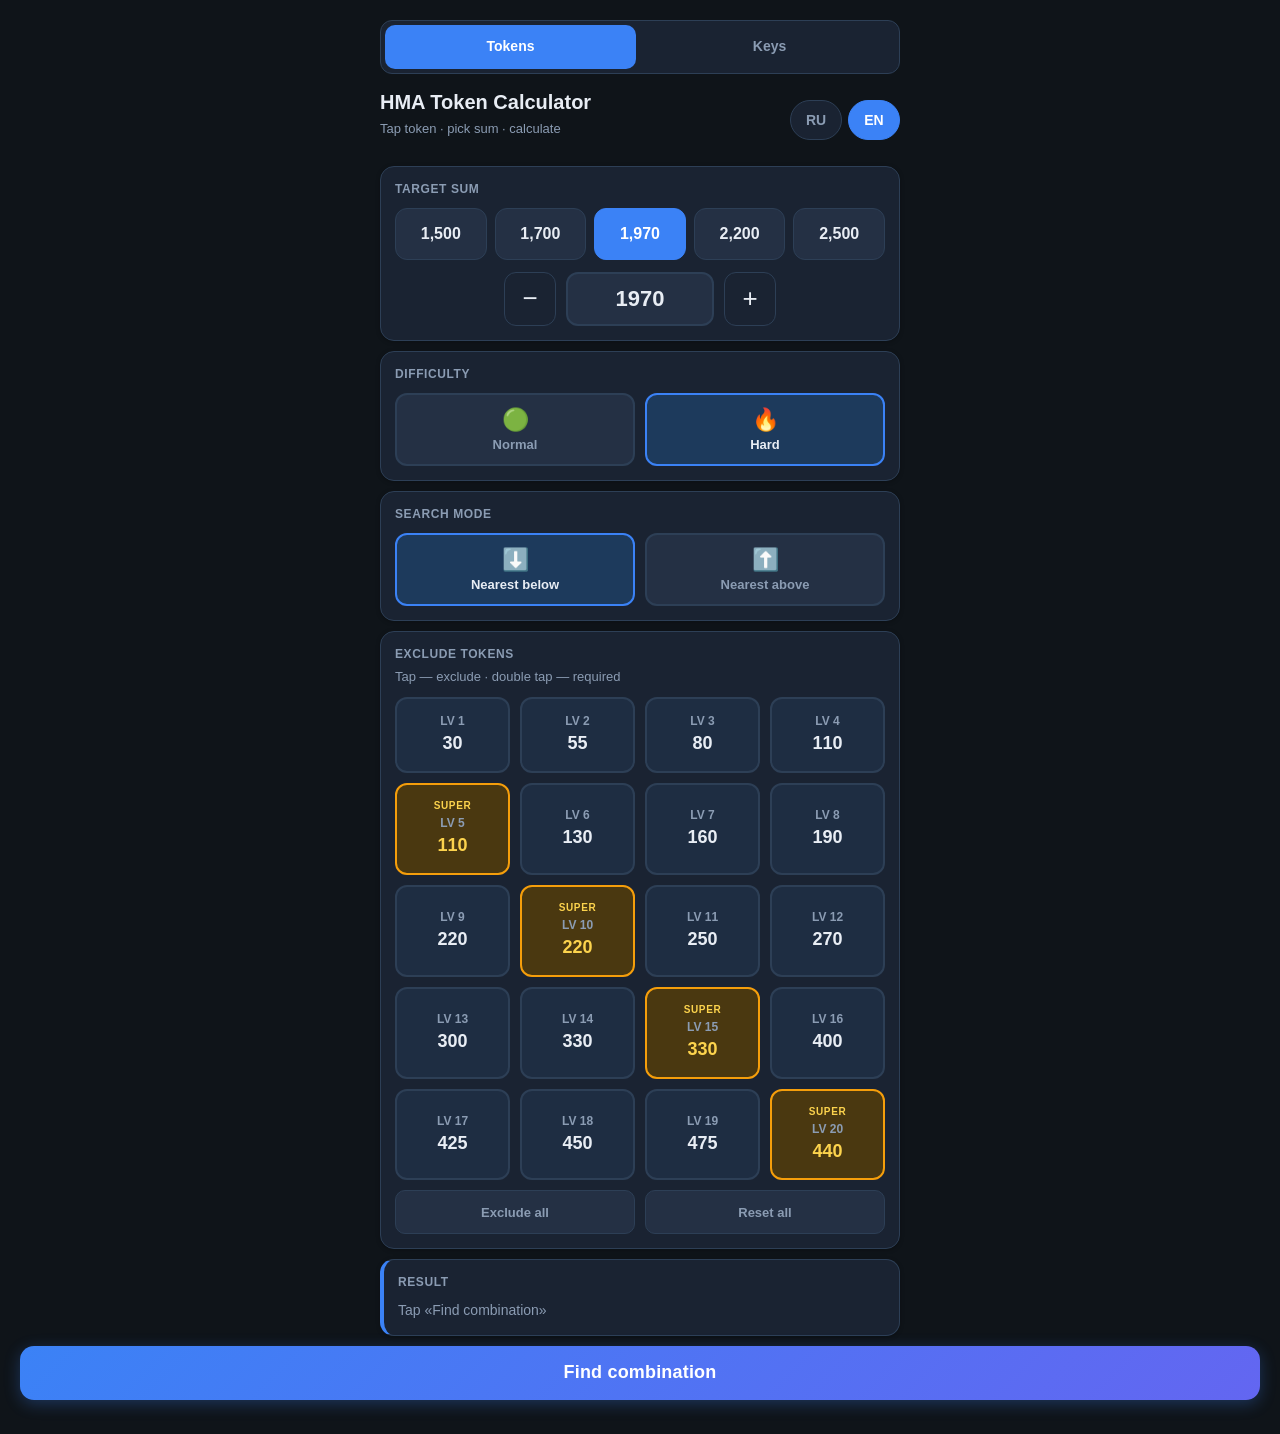
<file: index.html>
<!DOCTYPE html>
<html lang="en">
<head>
    <meta charset="UTF-8">
    <meta name="viewport" content="width=device-width, initial-scale=1.0, viewport-fit=cover">
    <meta name="theme-color" content="#0f1419">
    <meta name="apple-mobile-web-app-capable" content="yes">
    <title>HMA Token Calculator</title>
    <link rel="stylesheet" href="css/main.css">
</head>
<body>
<div class="wrap">
    <nav class="app-nav">
        <a href="index.html" class="nav-link active" data-i18n="navTokens">Токены</a>
        <a href="keys.html" class="nav-link" data-i18n="navKeys">Ключи</a>
    </nav>

    <div class="top-bar">
        <header>
            <h1 data-i18n="title">Калькулятор HMA токенов</h1>
            <p data-i18n="subtitle">Тапни токен · выбери сумму · считай</p>
        </header>
        <div class="lang-bar">
            <button class="lang-btn" data-lang="ru" type="button">RU</button>
            <button class="lang-btn active" data-lang="en" type="button">EN</button>
        </div>
    </div>

    <div class="card">
        <p class="card-title" data-i18n="targetTitle">Целевая сумма</p>
        <div class="presets" id="presets"></div>
        <div class="target-row">
            <button class="step-btn" data-action="step-down" type="button">−</button>
            <input type="number" id="target" value="1970" min="0">
            <button class="step-btn" data-action="step-up" type="button">+</button>
        </div>
    </div>

    <div class="card">
        <p class="card-title" data-i18n="difficultyTitle">Сложность</p>
        <div class="mode-toggle difficulty-toggle">
            <button class="mode-btn" data-difficulty="normal" type="button">
                <span class="icon">🟢</span>
                <span data-i18n="difficultyNormal">Обычный</span>
            </button>
            <button class="mode-btn active" data-difficulty="hard" type="button">
                <span class="icon">🔥</span>
                <span data-i18n="difficultyHard">Хард</span>
            </button>
        </div>
    </div>

    <div class="card">
        <p class="card-title" data-i18n="modeTitle">Режим поиска</p>
        <div class="mode-toggle">
            <button class="mode-btn active" data-mode="lower" type="button">
                <span class="icon">⬇️</span>
                <span data-i18n="modeLower">Ближайшее ниже</span>
            </button>
            <button class="mode-btn" data-mode="higher" type="button">
                <span class="icon">⬆️</span>
                <span data-i18n="modeHigher">Ближайшее выше</span>
            </button>
        </div>
    </div>

    <div class="card">
        <p class="card-title" data-i18n="excludeTitle">Исключить токены</p>
        <p class="card-hint" data-i18n="excludeHint">Нажми на карточку — токен не будет использоваться</p>
        <div class="chips" id="chips"></div>
        <div class="chip-actions">
            <button data-action="exclude-all" type="button" data-i18n="excludeAll">Исключить все</button>
            <button data-action="include-all" type="button" data-i18n="includeAll">Включить все</button>
        </div>
    </div>

    <div class="card result-card" id="result-card">
        <p class="card-title" data-i18n="resultTitle">Результат</p>
        <div id="result">
            <p class="result-empty" data-i18n="resultEmpty">Нажми «Найти комбинацию»</p>
        </div>
    </div>
</div>

<div class="calc-bar">
    <button class="calc-btn" data-action="calculate" type="button" data-i18n="calcBtn">Найти комбинацию</button>
</div>

<script src="js/config.js"></script>
<script src="js/app.js"></script>
</body>
</html>
</file>
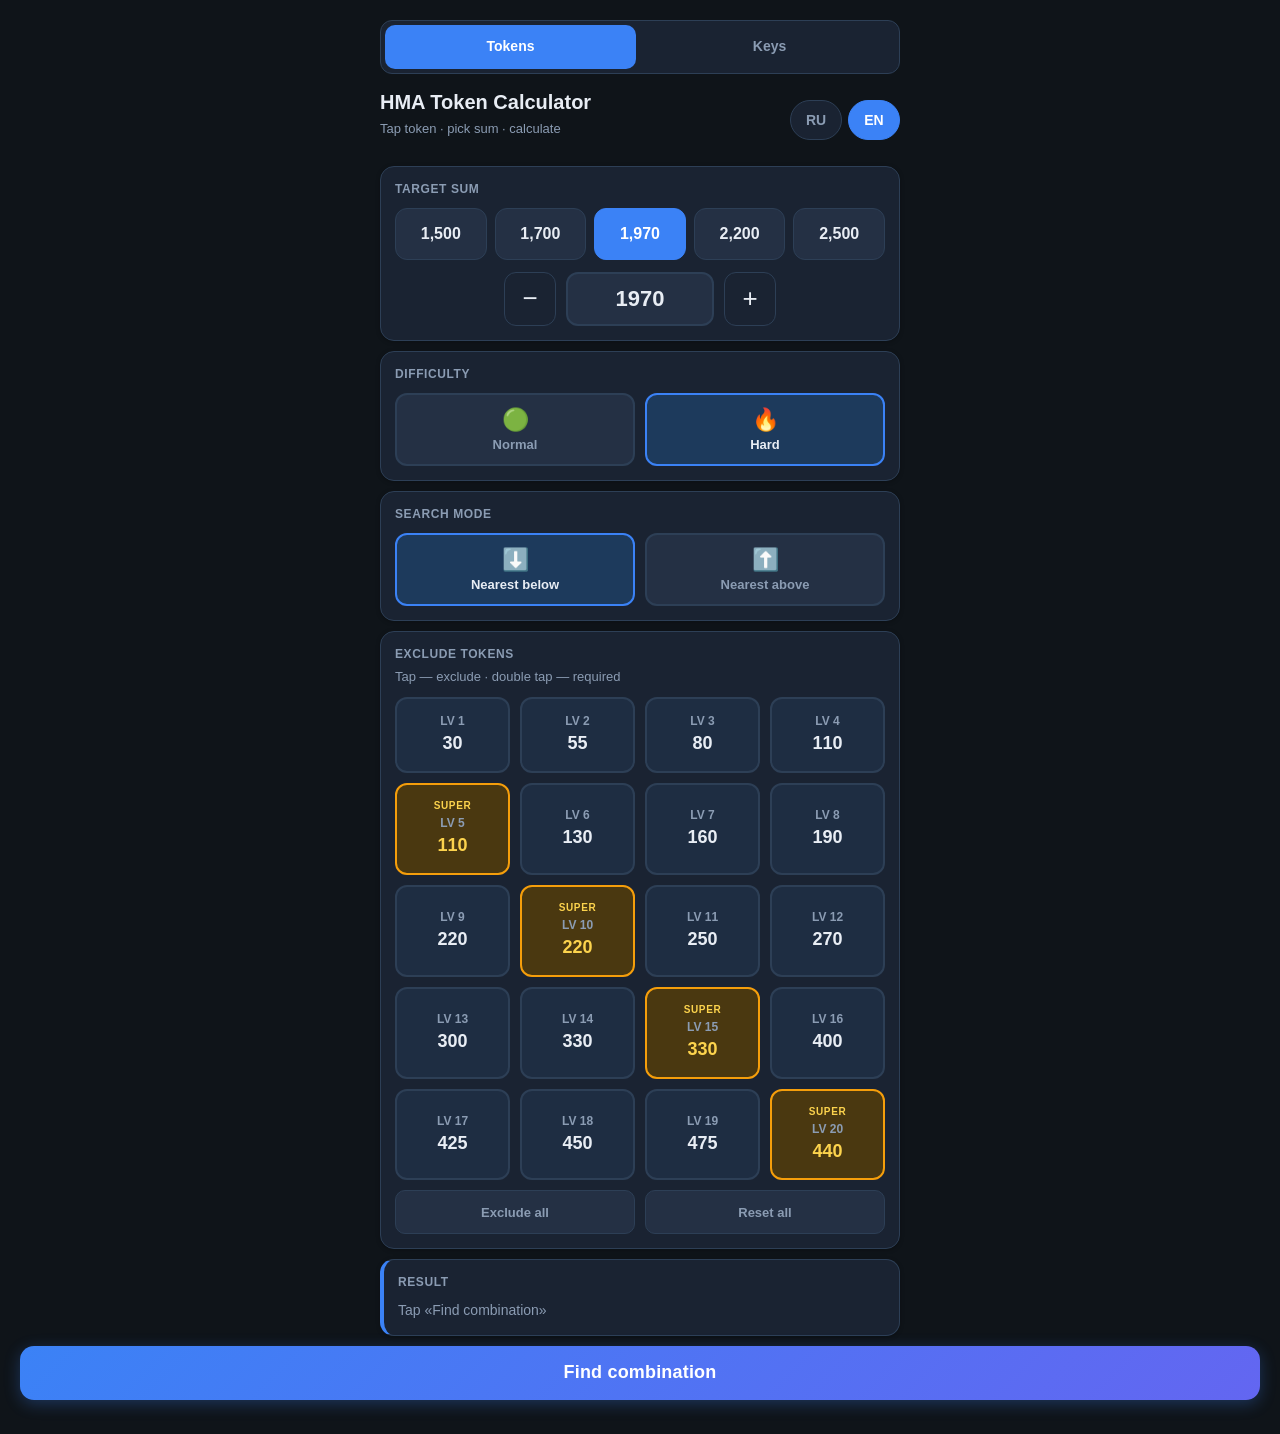
<file: calc_token.html>
<!DOCTYPE html>
<html lang="ru">
<head>
    <meta charset="UTF-8">
    <meta http-equiv="refresh" content="0; url=index.html">
    <title>HMA Token Calculator</title>
    <script>location.replace('index.html');</script>
</head>
<body>
    <p><a href="index.html">Перейти к калькулятору</a></p>
</body>
</html>
</file>
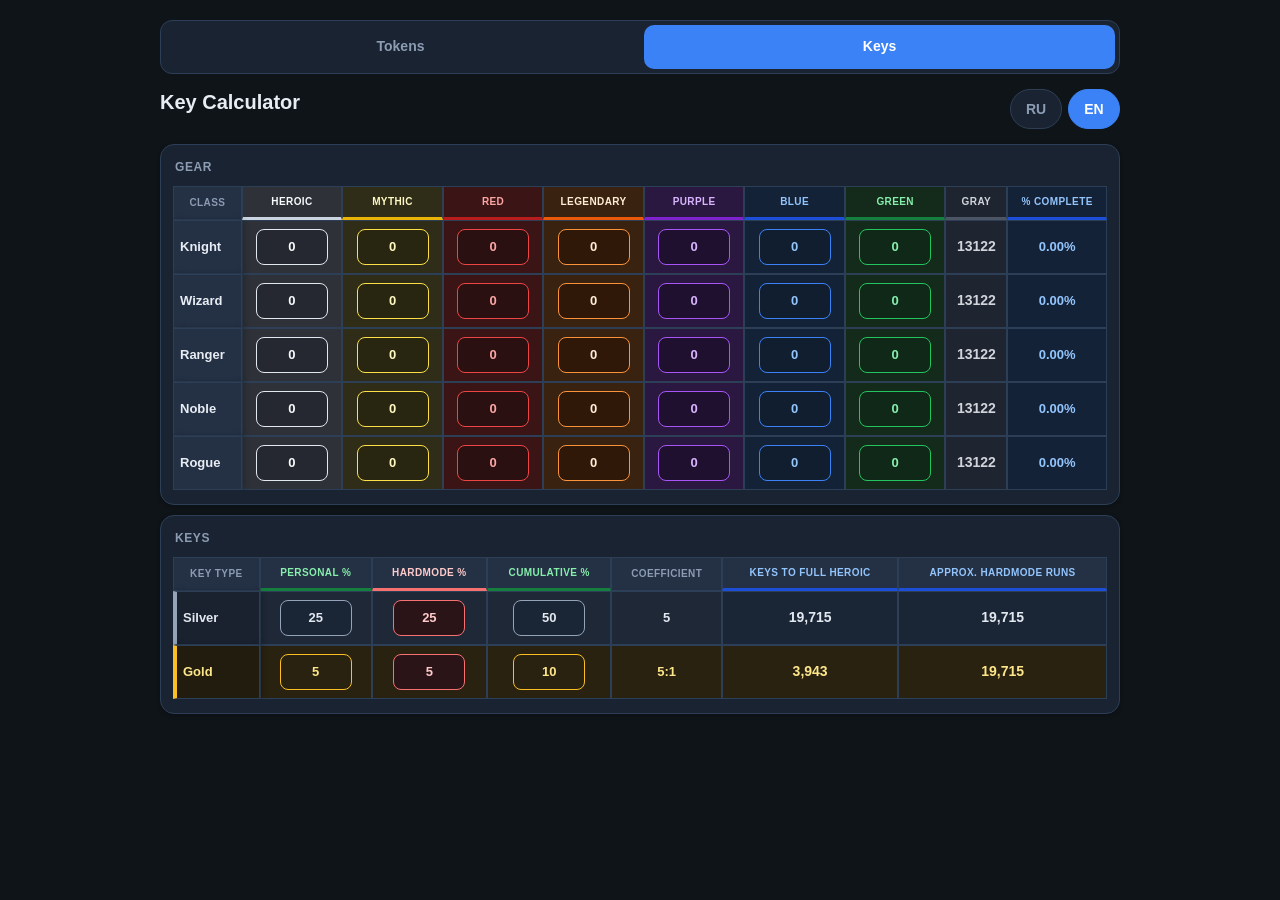
<file: keys.html>
<!DOCTYPE html>
<html lang="en">
<head>
    <meta charset="UTF-8">
    <meta name="viewport" content="width=device-width, initial-scale=1.0, viewport-fit=cover">
    <meta name="theme-color" content="#0f1419">
    <meta name="apple-mobile-web-app-capable" content="yes">
    <title>Gear and Key Calculator</title>
    <link rel="stylesheet" href="css/main.css">
    <link rel="stylesheet" href="css/keys.css">
</head>
<body class="keys-page">
<div class="wrap">
    <nav class="app-nav">
        <a href="index.html" class="nav-link" data-i18n="navTokens">Токены</a>
        <a href="keys.html" class="nav-link active" data-i18n="navKeys">Ключи</a>
    </nav>

    <div class="top-bar">
        <header class="keys-header">
            <h1 data-i18n="title">Калькулятор ключей</h1>
        </header>
        <div class="lang-bar">
            <button class="lang-btn" data-lang="ru" type="button">RU</button>
            <button class="lang-btn active" data-lang="en" type="button">EN</button>
        </div>
    </div>

    <div class="card">
        <p class="card-title" data-i18n="gearTitle">Экипировка</p>
        <div class="table-wrap">
            <table class="data-table" id="gearTable">
                <thead>
                    <tr>
                        <th data-i18n="colClass">Класс</th>
                        <th data-i18n="colHeroic">Героический</th>
                        <th data-i18n="colMythic">Мифический</th>
                        <th data-i18n="colRed">Красные</th>
                        <th data-i18n="colLegendary">Легендарный</th>
                        <th data-i18n="colPurple">Эпик</th>
                        <th data-i18n="colBlue">Редкий</th>
                        <th data-i18n="colGreen">Хороший</th>
                        <th data-i18n="colGray">Обычный</th>
                        <th data-i18n="colComplete">% Готово</th>
                    </tr>
                </thead>
                <tbody>
                    <tr data-class-id="knight">
                        <td class="class-name" data-class="knight">Рыцарь</td>
                        <td><input class="gear-input" type="number" value="0" min="0"></td>
                        <td><input class="gear-input" type="number" value="0" min="0"></td>
                        <td><input class="gear-input" type="number" value="0" min="0"></td>
                        <td><input class="gear-input" type="number" value="0" min="0"></td>
                        <td><input class="gear-input" type="number" value="0" min="0"></td>
                        <td><input class="gear-input" type="number" value="0" min="0"></td>
                        <td><input class="gear-input" type="number" value="0" min="0"></td>
                        <td class="common computed">13122</td>
                        <td class="percent computed">0.00%</td>
                    </tr>
                    <tr data-class-id="wizard">
                        <td class="class-name" data-class="wizard">Волшебник</td>
                        <td><input class="gear-input" type="number" value="0" min="0"></td>
                        <td><input class="gear-input" type="number" value="0" min="0"></td>
                        <td><input class="gear-input" type="number" value="0" min="0"></td>
                        <td><input class="gear-input" type="number" value="0" min="0"></td>
                        <td><input class="gear-input" type="number" value="0" min="0"></td>
                        <td><input class="gear-input" type="number" value="0" min="0"></td>
                        <td><input class="gear-input" type="number" value="0" min="0"></td>
                        <td class="common computed">13122</td>
                        <td class="percent computed">0.00%</td>
                    </tr>
                    <tr data-class-id="ranger">
                        <td class="class-name" data-class="ranger">Рейнджер</td>
                        <td><input class="gear-input" type="number" value="0" min="0"></td>
                        <td><input class="gear-input" type="number" value="0" min="0"></td>
                        <td><input class="gear-input" type="number" value="0" min="0"></td>
                        <td><input class="gear-input" type="number" value="0" min="0"></td>
                        <td><input class="gear-input" type="number" value="0" min="0"></td>
                        <td><input class="gear-input" type="number" value="0" min="0"></td>
                        <td><input class="gear-input" type="number" value="0" min="0"></td>
                        <td class="common computed">13122</td>
                        <td class="percent computed">0.00%</td>
                    </tr>
                    <tr data-class-id="noble">
                        <td class="class-name" data-class="noble">Благородный</td>
                        <td><input class="gear-input" type="number" value="0" min="0"></td>
                        <td><input class="gear-input" type="number" value="0" min="0"></td>
                        <td><input class="gear-input" type="number" value="0" min="0"></td>
                        <td><input class="gear-input" type="number" value="0" min="0"></td>
                        <td><input class="gear-input" type="number" value="0" min="0"></td>
                        <td><input class="gear-input" type="number" value="0" min="0"></td>
                        <td><input class="gear-input" type="number" value="0" min="0"></td>
                        <td class="common computed">13122</td>
                        <td class="percent computed">0.00%</td>
                    </tr>
                    <tr data-class-id="outcast">
                        <td class="class-name" data-class="outcast">Разбойник</td>
                        <td><input class="gear-input" type="number" value="0" min="0"></td>
                        <td><input class="gear-input" type="number" value="0" min="0"></td>
                        <td><input class="gear-input" type="number" value="0" min="0"></td>
                        <td><input class="gear-input" type="number" value="0" min="0"></td>
                        <td><input class="gear-input" type="number" value="0" min="0"></td>
                        <td><input class="gear-input" type="number" value="0" min="0"></td>
                        <td><input class="gear-input" type="number" value="0" min="0"></td>
                        <td class="common computed">13122</td>
                        <td class="percent computed">0.00%</td>
                    </tr>
                </tbody>
            </table>
        </div>
    </div>

    <div class="card">
        <p class="card-title" data-i18n="keysTitle">Ключи</p>
        <div class="table-wrap">
            <table class="data-table" id="keyTable">
                <thead>
                    <tr>
                        <th data-i18n="colKeyType">Тип ключа</th>
                        <th data-i18n="colPersonal">Личный %</th>
                        <th data-i18n="colHardmod">Хардмод %</th>
                        <th data-i18n="colCumulative">Совокупный %</th>
                        <th data-i18n="colCoefficient">Коэффициент</th>
                        <th data-i18n="colKeysNeeded">Ключи до полного героического</th>
                        <th data-i18n="colRuns">Примерное число запусков хардмода</th>
                    </tr>
                </thead>
                <tbody>
                    <tr data-key-id="silver">
                        <td class="class-name" data-key-type="silver">Серебряный</td>
                        <td><input class="key-input" type="number" data-field="personal" value="25" min="0" max="100"></td>
                        <td><input class="key-input" type="number" data-field="hardmod" value="25" min="0" max="100"></td>
                        <td><input class="key-input" type="number" data-field="cumulative" value="50" min="0" max="100"></td>
                        <td class="coeff">5</td>
                        <td class="keys-needed computed">19715</td>
                        <td class="runs-needed computed">19715</td>
                    </tr>
                    <tr data-key-id="gold">
                        <td class="class-name" data-key-type="gold">Золотой</td>
                        <td><input class="key-input" type="number" data-field="personal" value="5" min="0" max="100"></td>
                        <td><input class="key-input" type="number" data-field="hardmod" value="5" min="0" max="100"></td>
                        <td><input class="key-input" type="number" data-field="cumulative" value="10" min="0" max="100"></td>
                        <td class="coeff">5:1</td>
                        <td class="keys-needed computed">3943</td>
                        <td class="runs-needed computed">19715</td>
                    </tr>
                </tbody>
            </table>
        </div>
    </div>
</div>

<script src="js/keys-config.js"></script>
<script src="js/keys.js"></script>
</body>
</html>
</file>
<file: css/main.css>
:root {
    --bg: #0f1419;
    --surface: #1a2332;
    --surface2: #243044;
    --border: #2d3f56;
    --text: #e8edf4;
    --muted: #8b9cb3;
    --accent: #3b82f6;
    --accent-light: #1d3a5c;
    --success: #22c55e;
    --danger: #ef4444;
    --chip: #1e2d42;
    --chip-excluded: #3d1f28;
    --super: #f59e0b;
    --super-bg: #3d2f10;
    --super-chip: #4a3810;
    --super-text: #fcd34d;
    --radius: 14px;
    --safe-bottom: env(safe-area-inset-bottom, 0px);
    --btn-h: 52px;
}

* { box-sizing: border-box; -webkit-tap-highlight-color: transparent; }

html { height: 100%; }

body {
    font-family: -apple-system, BlinkMacSystemFont, 'Segoe UI', Roboto, sans-serif;
    background: var(--bg);
    color: var(--text);
    margin: 0;
    min-height: 100%;
    line-height: 1.4;
    padding: 12px 12px calc(80px + var(--safe-bottom));
}

.wrap {
    max-width: 100%;
    margin: 0 auto;
}

.app-nav {
    display: flex;
    gap: 8px;
    margin-bottom: 14px;
    padding: 4px;
    background: var(--surface);
    border: 1px solid var(--border);
    border-radius: 12px;
}

.nav-link {
    flex: 1;
    min-height: 44px;
    display: flex;
    align-items: center;
    justify-content: center;
    border-radius: 10px;
    font-size: 14px;
    font-weight: 700;
    color: var(--muted);
    text-decoration: none;
    transition: transform 0.08s ease, background 0.12s ease, color 0.12s ease;
}

.nav-link.active {
    background: var(--accent);
    color: #fff;
}

.nav-link:not(.active):active {
    transform: scale(0.97);
    background: var(--surface2);
    color: var(--text);
}

.top-bar {
    display: flex;
    align-items: center;
    justify-content: space-between;
    margin-bottom: 14px;
    gap: 10px;
}

.lang-bar {
    display: flex;
    gap: 6px;
    flex-shrink: 0;
}

.lang-btn {
    min-width: 52px;
    min-height: 40px;
    padding: 8px 12px;
    border: 1.5px solid var(--border);
    background: var(--surface);
    color: var(--muted);
    border-radius: 20px;
    font-size: 14px;
    font-weight: 700;
    cursor: pointer;
    transition: transform 0.08s ease, background 0.12s ease, border-color 0.12s ease, color 0.12s ease;
}

.lang-btn:active {
    transform: scale(0.96);
}

.lang-btn.active {
    background: var(--accent);
    border-color: var(--accent);
    color: #fff;
}

header { margin-bottom: 14px; }
header h1 { font-size: 20px; margin: 0 0 4px; font-weight: 800; }
header p { margin: 0; color: var(--muted); font-size: 13px; }

.card {
    background: var(--surface);
    border: 1px solid var(--border);
    border-radius: var(--radius);
    padding: 14px;
    margin-bottom: 10px;
    box-shadow: 0 1px 4px rgba(0,0,0,.25);
}

.card-title {
    font-size: 12px;
    font-weight: 700;
    text-transform: uppercase;
    letter-spacing: .05em;
    color: var(--muted);
    margin: 0 0 10px;
}

.card-hint {
    font-size: 13px;
    color: var(--muted);
    margin: -4px 0 10px;
}

.presets {
    display: flex;
    gap: 8px;
    margin-bottom: 10px;
    overflow-x: auto;
    padding-bottom: 2px;
    scrollbar-width: none;
    -webkit-overflow-scrolling: touch;
}

.presets::-webkit-scrollbar { display: none; }

.preset-btn {
    flex: 1 0 auto;
    min-width: 72px;
    min-height: var(--btn-h);
    padding: 12px 14px;
    border: 1.5px solid var(--border);
    background: var(--surface2);
    color: var(--text);
    border-radius: 12px;
    font-size: 16px;
    font-weight: 700;
    cursor: pointer;
    transition: transform 0.08s ease, background 0.12s ease, border-color 0.12s ease, color 0.12s ease;
}

.preset-btn:active {
    transform: scale(0.96);
}

.preset-btn.active {
    background: var(--accent);
    border-color: var(--accent);
    color: #fff;
}

.target-row {
    display: grid;
    grid-template-columns: var(--btn-h) minmax(96px, 148px) var(--btn-h);
    justify-content: center;
    gap: 10px;
    align-items: stretch;
}

.target-row input {
    width: 100%;
    min-height: var(--btn-h);
    padding: 12px 8px;
    font-size: 22px;
    font-weight: 800;
    text-align: center;
    border: 2px solid var(--border);
    border-radius: 12px;
    background: var(--surface2);
    color: var(--text);
    outline: none;
    -moz-appearance: textfield;
}

.target-row input::-webkit-outer-spin-button,
.target-row input::-webkit-inner-spin-button { -webkit-appearance: none; margin: 0; }

.target-row input:focus { border-color: var(--accent); background: var(--surface); }

.step-btn {
    width: var(--btn-h);
    min-height: var(--btn-h);
    border: 1.5px solid var(--border);
    background: var(--surface);
    color: var(--text);
    border-radius: 12px;
    font-size: 26px;
    font-weight: 300;
    cursor: pointer;
    display: flex;
    align-items: center;
    justify-content: center;
    transition: transform 0.08s ease, background 0.12s ease, border-color 0.12s ease;
}

.step-btn:active {
    transform: scale(0.94);
    background: var(--accent-light);
    border-color: var(--accent);
}

.mode-toggle {
    display: grid;
    grid-template-columns: 1fr 1fr;
    gap: 10px;
}

.mode-btn {
    min-height: 72px;
    padding: 12px 8px;
    border: 2px solid var(--border);
    background: var(--surface2);
    color: var(--muted);
    border-radius: 12px;
    font-size: 13px;
    font-weight: 700;
    cursor: pointer;
    text-align: center;
    transition: transform 0.08s ease, background 0.12s ease, border-color 0.12s ease, color 0.12s ease;
}

.mode-btn:active {
    transform: scale(0.97);
}

.mode-btn .icon { font-size: 22px; display: block; margin-bottom: 4px; }
.mode-btn.active {
    border-color: var(--accent);
    background: var(--accent-light);
    color: var(--text);
}

.chips {
    display: grid;
    grid-template-columns: repeat(2, 1fr);
    gap: 10px;
}

.chip {
    position: relative;
    min-height: 64px;
    padding: 14px 10px;
    border: 2px solid var(--border);
    background: var(--chip);
    border-radius: 12px;
    cursor: pointer;
    text-align: center;
    user-select: none;
    transition: transform 0.08s ease, background 0.12s ease, border-color 0.12s ease, opacity 0.12s ease;
    display: flex;
    flex-direction: column;
    align-items: center;
    justify-content: center;
}

.chip:active { transform: scale(.94); background: var(--accent-light); }

.chip .chip-id {
    font-size: 12px;
    color: var(--muted);
    font-weight: 600;
}

.chip .chip-val {
    font-size: 22px;
    font-weight: 800;
    margin-top: 2px;
    color: var(--text);
}

.chip.excluded {
    background: var(--chip-excluded);
    border-color: var(--danger);
    opacity: .85;
}

.chip.excluded .chip-id,
.chip.excluded .chip-val {
    text-decoration: line-through;
}

.chip.excluded .chip-val {
    color: var(--muted);
}

.chip.required {
    border-color: var(--success);
    box-shadow: 0 0 0 2px rgba(34, 197, 94, 0.35);
    background: #142a1a;
}

.chip.required .chip-val {
    color: var(--text);
}

.chip.super.required {
    border-color: var(--success);
    box-shadow: 0 0 0 2px rgba(34, 197, 94, 0.35);
    background: #1a3020;
}

.chip.required::after {
    content: '✓';
    position: absolute;
    top: 6px;
    right: 8px;
    width: 20px;
    height: 20px;
    line-height: 20px;
    font-size: 11px;
    color: #fff;
    background: var(--success);
    border-radius: 50%;
    font-weight: 700;
}

.chip.super {
    background: var(--super-chip);
    border-color: var(--super);
}

.chip.super .chip-type {
    font-size: 10px;
    font-weight: 800;
    color: var(--super-text);
    letter-spacing: .06em;
    margin-bottom: 2px;
}

.chip.super .chip-val {
    color: var(--super-text);
}

.chip.super.excluded {
    background: #3d2810;
    border-color: #b45309;
}

.chip.excluded::after {
    content: '✕';
    position: absolute;
    top: 6px;
    right: 8px;
    width: 20px;
    height: 20px;
    line-height: 20px;
    font-size: 11px;
    color: #fff;
    background: var(--danger);
    border-radius: 50%;
    font-weight: 700;
}

.chip-actions {
    display: grid;
    grid-template-columns: 1fr 1fr;
    gap: 10px;
    margin-top: 10px;
}

.chip-actions button {
    min-height: 44px;
    padding: 12px;
    border: 1.5px solid var(--border);
    background: var(--surface2);
    color: var(--muted);
    border-radius: 10px;
    font-size: 13px;
    font-weight: 600;
    cursor: pointer;
    transition: transform 0.08s ease, background 0.12s ease, border-color 0.12s ease, color 0.12s ease;
}

.chip-actions button:active {
    transform: scale(0.97);
    background: var(--accent-light);
    border-color: var(--accent);
    color: var(--text);
}

.calc-bar {
    position: fixed;
    left: 0;
    right: 0;
    bottom: 0;
    padding: 10px 12px calc(10px + var(--safe-bottom));
    background: linear-gradient(to top, var(--bg) 70%, transparent);
    z-index: 10;
}

.calc-btn {
    width: 100%;
    max-width: 100%;
    min-height: 54px;
    padding: 16px;
    border: none;
    background: linear-gradient(135deg, var(--accent), #6366f1);
    color: #fff;
    font-size: 18px;
    font-weight: 800;
    border-radius: 14px;
    cursor: pointer;
    box-shadow: 0 4px 16px rgba(59,130,246,.3);
    transition: transform 0.08s ease, box-shadow 0.12s ease;
    letter-spacing: .01em;
}

.calc-btn:active {
    transform: scale(.96);
    box-shadow: 0 2px 10px rgba(59,130,246,.22);
}

.result-card { border-left: 4px solid var(--accent); }
.result-card.success { border-left-color: var(--success); }
.result-card.error { border-left-color: var(--danger); }

.result-sum {
    font-size: 36px;
    font-weight: 800;
    margin: 0 0 4px;
    color: var(--text);
}

.result-diff {
    font-size: 14px;
    color: var(--muted);
    margin-bottom: 12px;
}

.result-diff .ok { color: var(--success); font-weight: 600; }
.result-diff .warn { color: #f59e0b; font-weight: 600; }

.result-pills {
    display: flex;
    flex-wrap: wrap;
    gap: 8px;
}

.pill {
    display: inline-flex;
    align-items: center;
    gap: 6px;
    padding: 10px 14px;
    background: var(--surface2);
    border: 1px solid var(--border);
    border-radius: 24px;
    font-size: 15px;
    font-weight: 700;
    color: var(--text);
}

.pill.super {
    background: var(--super-bg);
    border-color: var(--super);
    color: var(--super-text);
}

.pill.super .pill-id {
    color: var(--super-text);
    background: #2a2008;
}

.pill .pill-id {
    font-size: 11px;
    color: var(--muted);
    background: var(--bg);
    padding: 2px 7px;
    border-radius: 8px;
    font-weight: 700;
}

.result-empty {
    color: var(--muted);
    font-size: 14px;
    margin: 0;
}

.pill.required {
    border-color: var(--success);
    box-shadow: 0 0 0 1px rgba(34, 197, 94, 0.4);
}

.stats {
    display: grid;
    grid-template-columns: repeat(2, 1fr);
    gap: 8px;
    margin-top: 12px;
    padding-top: 12px;
    border-top: 1px solid var(--border);
    font-size: 11px;
    color: var(--muted);
}

.stats span {
    text-align: center;
    background: var(--surface2);
    border-radius: 10px;
    padding: 8px 4px;
}

.stats strong {
    display: block;
    color: var(--text);
    font-size: 18px;
    font-weight: 800;
}

.stats .stat-super strong {
    color: var(--super-text);
}

.result-super-total {
    margin: 12px 0 0;
    padding: 10px 14px;
    background: var(--super-bg);
    border: 1px solid var(--super);
    border-radius: 12px;
    font-size: 15px;
    font-weight: 700;
    color: var(--super-text);
    text-align: center;
}

.result-super-total strong {
    font-size: 22px;
    font-weight: 800;
}

@media (min-width: 520px) {
    body { padding: 20px 20px 24px; }
    .wrap { max-width: 520px; }
    .stats { grid-template-columns: repeat(4, 1fr); }
    .calc-bar {
        position: static;
        padding: 0;
        background: none;
        margin-bottom: 10px;
    }
    .chips { grid-template-columns: repeat(4, 1fr); }
    .chip { min-height: 56px; }
    .chip .chip-val { font-size: 18px; }
}
</file>
<file: css/keys.css>
body.keys-page {
    padding-bottom: 24px;
}

.keys-header {
    margin-bottom: 14px;
}

.keys-header h1 {
    font-size: 20px;
    margin: 0;
    font-weight: 800;
}

/* ── Цвета редкостей ── */
:root {
    --tier-heroic-bg: #2e3238;
    --tier-heroic-head: #cbd5e1;
    --tier-heroic-border: #e2e8f0;
    --tier-heroic-text: #f8fafc;

    --tier-mythic-bg: #2f2c18;
    --tier-mythic-head: #eab308;
    --tier-mythic-border: #fde047;
    --tier-mythic-text: #fef9c3;

    --tier-red-bg: #3b1515;
    --tier-red-head: #b91c1c;
    --tier-red-border: #ef4444;
    --tier-red-text: #fca5a5;

    --tier-legendary-bg: #3a2210;
    --tier-legendary-head: #ea580c;
    --tier-legendary-border: #fb923c;
    --tier-legendary-text: #ffedd5;

    --tier-purple-bg: #2a1840;
    --tier-purple-head: #7e22ce;
    --tier-purple-border: #a855f7;
    --tier-purple-text: #d8b4fe;

    --tier-blue-bg: #142238;
    --tier-blue-head: #1d4ed8;
    --tier-blue-border: #3b82f6;
    --tier-blue-text: #93c5fd;

    --tier-green-bg: #142a1a;
    --tier-green-head: #15803d;
    --tier-green-border: #22c55e;
    --tier-green-text: #86efac;

    --tier-gray-bg: #1e2430;
    --tier-gray-head: #4b5563;
    --tier-gray-border: #9ca3af;
    --tier-gray-text: #d1d5db;

    --key-silver-bg: #1e2836;
    --key-silver-head: #64748b;
    --key-silver-border: #94a3b8;
    --key-silver-text: #e2e8f0;

    --key-gold-bg: #2a2210;
    --key-gold-head: #b45309;
    --key-gold-border: #fbbf24;
    --key-gold-text: #fde68a;

    --col-hardmod-bg: #2a1418;
    --col-hardmod-border: #f87171;
    --col-hardmod-text: #fecaca;

    --col-result-bg: #142238;
    --col-result-text: #93c5fd;
}

.table-wrap {
    overflow-x: auto;
    margin: 0 -2px;
    -webkit-overflow-scrolling: touch;
}

.data-table {
    width: 100%;
    min-width: 640px;
    border-collapse: separate;
    border-spacing: 0;
    font-size: 12px;
}

.data-table th,
.data-table td {
    border: 1px solid var(--border);
    padding: 8px 6px;
    text-align: center;
    white-space: nowrap;
}

.data-table th {
    font-size: 10px;
    font-weight: 800;
    text-transform: uppercase;
    letter-spacing: .04em;
}

.data-table .class-name {
    font-weight: 700;
    text-align: left;
    color: var(--text);
    background: var(--surface2);
    position: sticky;
    left: 0;
    z-index: 2;
    box-shadow: 2px 0 6px rgba(0, 0, 0, .25);
}

.data-table input[type="number"] {
    width: 64px;
    min-height: 36px;
    padding: 6px 4px;
    text-align: center;
    border-radius: 8px;
    font-size: 13px;
    font-weight: 700;
    outline: none;
    -moz-appearance: textfield;
}

.data-table input[type="number"]::-webkit-outer-spin-button,
.data-table input[type="number"]::-webkit-inner-spin-button {
    -webkit-appearance: none;
    margin: 0;
}

/* ── Таблица экипировки: колонки по редкости ── */
#gearTable th:nth-child(1) { background: var(--surface2); color: var(--muted); }

#gearTable th:nth-child(2),
#gearTable td:nth-child(2) { background: var(--tier-heroic-bg); }
#gearTable th:nth-child(2) { color: var(--tier-heroic-text); border-bottom: 3px solid var(--tier-heroic-head); }
#gearTable td:nth-child(2) input {
    background: #252830;
    border: 1.5px solid var(--tier-heroic-border);
    color: var(--tier-heroic-text);
}
#gearTable td:nth-child(2) input:focus { box-shadow: 0 0 0 2px var(--tier-heroic-head); }

#gearTable th:nth-child(3),
#gearTable td:nth-child(3) { background: var(--tier-mythic-bg); }
#gearTable th:nth-child(3) { color: var(--tier-mythic-text); border-bottom: 3px solid var(--tier-mythic-head); }
#gearTable td:nth-child(3) input {
    background: #282610;
    border: 1.5px solid var(--tier-mythic-border);
    color: var(--tier-mythic-text);
}
#gearTable td:nth-child(3) input:focus { box-shadow: 0 0 0 2px var(--tier-mythic-head); }

#gearTable th:nth-child(4),
#gearTable td:nth-child(4) { background: var(--tier-red-bg); }
#gearTable th:nth-child(4) { color: var(--tier-red-text); border-bottom: 3px solid var(--tier-red-head); }
#gearTable td:nth-child(4) input {
    background: #2a1010;
    border: 1.5px solid var(--tier-red-border);
    color: var(--tier-red-text);
}
#gearTable td:nth-child(4) input:focus { box-shadow: 0 0 0 2px var(--tier-red-head); }

#gearTable th:nth-child(5),
#gearTable td:nth-child(5) { background: var(--tier-legendary-bg); }
#gearTable th:nth-child(5) { color: var(--tier-legendary-text); border-bottom: 3px solid var(--tier-legendary-head); }
#gearTable td:nth-child(5) input {
    background: #301808;
    border: 1.5px solid var(--tier-legendary-border);
    color: var(--tier-legendary-text);
}
#gearTable td:nth-child(5) input:focus { box-shadow: 0 0 0 2px var(--tier-legendary-head); }

#gearTable th:nth-child(6),
#gearTable td:nth-child(6) { background: var(--tier-purple-bg); }
#gearTable th:nth-child(6) { color: var(--tier-purple-text); border-bottom: 3px solid var(--tier-purple-head); }
#gearTable td:nth-child(6) input {
    background: #1f1030;
    border: 1.5px solid var(--tier-purple-border);
    color: var(--tier-purple-text);
}
#gearTable td:nth-child(6) input:focus { box-shadow: 0 0 0 2px var(--tier-purple-head); }

#gearTable th:nth-child(7),
#gearTable td:nth-child(7) { background: var(--tier-blue-bg); }
#gearTable th:nth-child(7) { color: var(--tier-blue-text); border-bottom: 3px solid var(--tier-blue-head); }
#gearTable td:nth-child(7) input {
    background: #101e30;
    border: 1.5px solid var(--tier-blue-border);
    color: var(--tier-blue-text);
}
#gearTable td:nth-child(7) input:focus { box-shadow: 0 0 0 2px var(--tier-blue-head); }

#gearTable th:nth-child(8),
#gearTable td:nth-child(8) { background: var(--tier-green-bg); }
#gearTable th:nth-child(8) { color: var(--tier-green-text); border-bottom: 3px solid var(--tier-green-head); }
#gearTable td:nth-child(8) input {
    background: #102818;
    border: 1.5px solid var(--tier-green-border);
    color: var(--tier-green-text);
}
#gearTable td:nth-child(8) input:focus { box-shadow: 0 0 0 2px var(--tier-green-head); }

#gearTable th:nth-child(9),
#gearTable td:nth-child(9) { background: var(--tier-gray-bg); }
#gearTable th:nth-child(9) { color: var(--tier-gray-text); border-bottom: 3px solid var(--tier-gray-head); }
#gearTable td:nth-child(9).common {
    font-weight: 800;
    font-size: 14px;
    color: var(--tier-gray-text);
}

#gearTable th:nth-child(10),
#gearTable td:nth-child(10) { background: #142238; }
#gearTable th:nth-child(10) { color: #93c5fd; border-bottom: 3px solid #1d4ed8; }
#gearTable td:nth-child(10).percent {
    font-weight: 800;
    color: #93c5fd;
}

/* ── Таблица ключей ── */
#keyTable {
    min-width: 720px;
}

#keyTable th {
    background: var(--surface2);
    color: var(--muted);
}

#keyTable th:nth-child(2),
#keyTable th:nth-child(3),
#keyTable th:nth-child(4) {
    border-bottom: 3px solid var(--tier-green-head);
    color: var(--tier-green-text);
}

#keyTable th:nth-child(3) {
    border-bottom-color: var(--col-hardmod-border);
    color: var(--col-hardmod-text);
}

#keyTable tr[data-key-id="silver"] td {
    background: var(--key-silver-bg);
}

#keyTable tr[data-key-id="silver"] .class-name {
    color: var(--key-silver-text);
    border-left: 4px solid var(--key-silver-border);
    background: #1a2230;
}

#keyTable tr[data-key-id="silver"] td:nth-child(2) input,
#keyTable tr[data-key-id="silver"] td:nth-child(4) input {
    background: #1a2535;
    border: 1.5px solid var(--key-silver-border);
    color: var(--key-silver-text);
}

#keyTable tr[data-key-id="silver"] td:nth-child(3) input {
    background: var(--col-hardmod-bg);
    border: 1.5px solid var(--col-hardmod-border);
    color: var(--col-hardmod-text);
}

#keyTable tr[data-key-id="silver"] .coeff {
    color: var(--key-silver-text);
    font-weight: 800;
}

#keyTable tr[data-key-id="silver"] .keys-needed,
#keyTable tr[data-key-id="silver"] .runs-needed {
    color: var(--key-silver-text);
    font-weight: 800;
    font-size: 14px;
    background: #1a2535;
}

#keyTable tr[data-key-id="gold"] td {
    background: var(--key-gold-bg);
}

#keyTable tr[data-key-id="gold"] .class-name {
    color: var(--key-gold-text);
    border-left: 4px solid var(--key-gold-border);
    background: #221c0e;
}

#keyTable tr[data-key-id="gold"] td:nth-child(2) input,
#keyTable tr[data-key-id="gold"] td:nth-child(4) input {
    background: #2a2210;
    border: 1.5px solid var(--key-gold-border);
    color: var(--key-gold-text);
}

#keyTable tr[data-key-id="gold"] td:nth-child(3) input {
    background: var(--col-hardmod-bg);
    border: 1.5px solid var(--col-hardmod-border);
    color: var(--col-hardmod-text);
}

#keyTable tr[data-key-id="gold"] .coeff {
    color: var(--key-gold-text);
    font-weight: 800;
}

#keyTable tr[data-key-id="gold"] .keys-needed,
#keyTable tr[data-key-id="gold"] .runs-needed {
    color: var(--key-gold-text);
    font-weight: 800;
    font-size: 14px;
    background: #2a2210;
}

#keyTable th:nth-child(6),
#keyTable th:nth-child(7) {
    border-bottom: 3px solid #1d4ed8;
    color: var(--col-result-text);
}

#keyTable input[type="number"]:focus {
    box-shadow: 0 0 0 2px rgba(255, 255, 255, .15);
}

@media (min-width: 520px) {
    .wrap { max-width: 960px; }
    .data-table { font-size: 13px; }
    .data-table input[type="number"] { width: 72px; }
}
</file>
